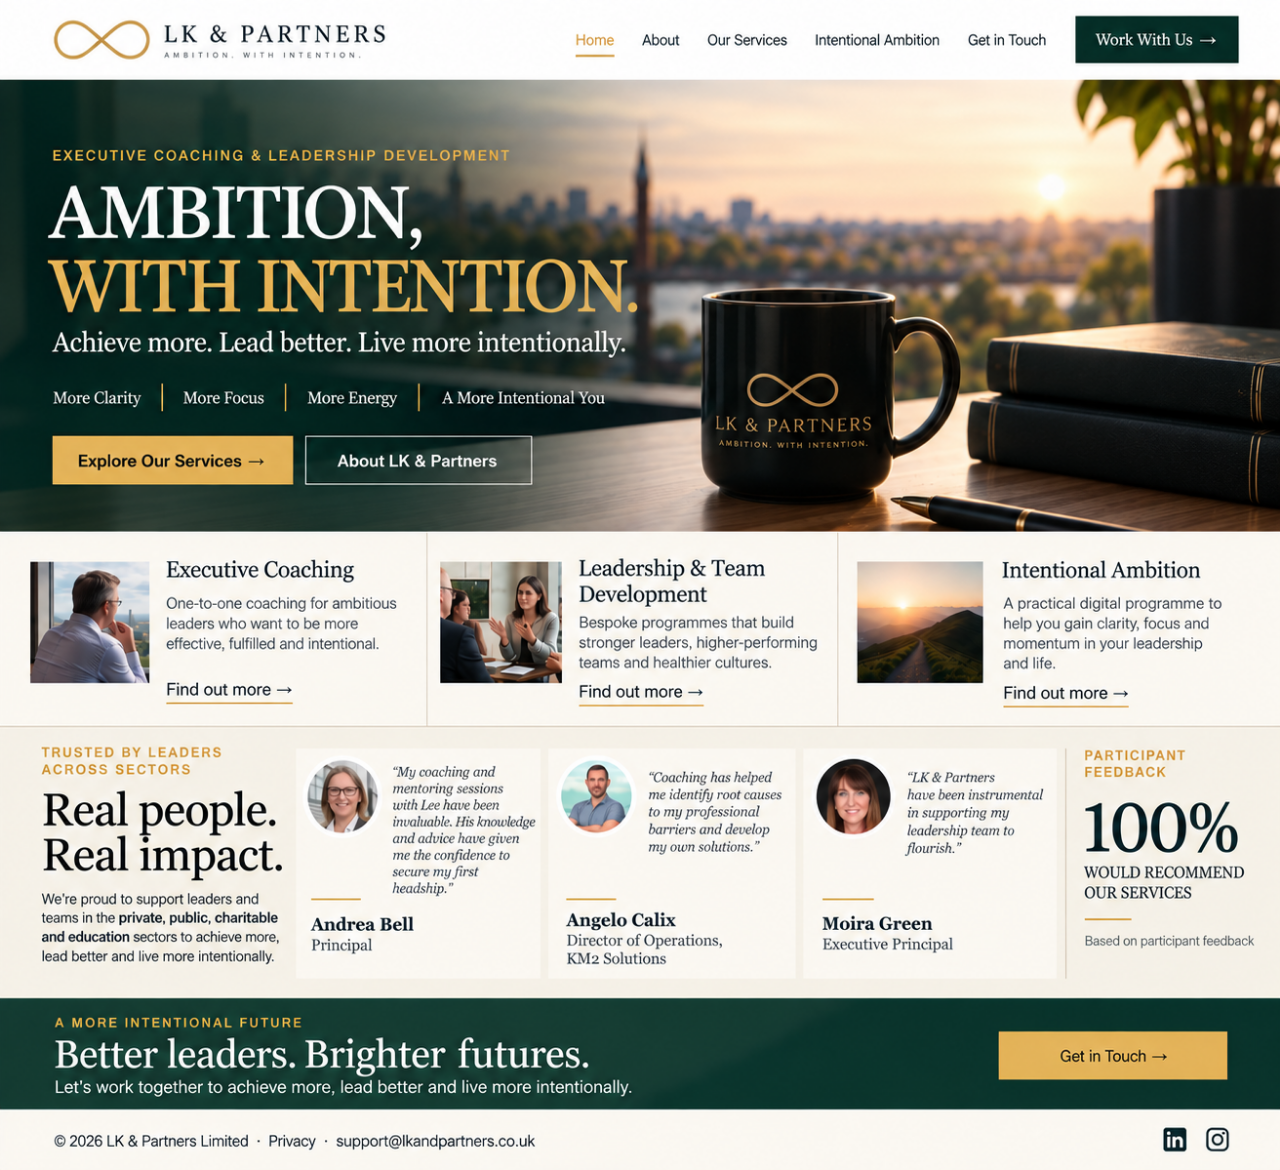
<file: index.html>
<!doctype html>
<html lang="en">
<head>
<meta charset="utf-8">
<meta name="viewport" content="width=device-width,initial-scale=1">
<title>LK & Partners | Executive Coaching & Leadership Development</title>
<meta name="description" content="Executive coaching, leadership and team development, and Intentional Ambition from LK & Partners.">
<style>
  html,body{margin:0;background:#f7f2e8;font-family:Arial,Helvetica,sans-serif}
  .homepage-reference{position:relative;width:100%;max-width:1600px;margin:0 auto;line-height:0;overflow:hidden;background:#f7f2e8}
  .homepage-reference>img{display:block;width:100%;height:auto}
  .hotspot{position:absolute;display:block;z-index:2;text-indent:-9999px;overflow:hidden;line-height:normal}
  .home{left:44.3%;top:1.4%;width:4.8%;height:4.2%}
  .about{left:49.6%;top:1.4%;width:5.2%;height:4.2%}
  .services{left:54.8%;top:1.4%;width:8.8%;height:4.2%}
  .ia{left:63.3%;top:1.4%;width:11.8%;height:4.2%}
  .contact{left:75.0%;top:1.4%;width:8.5%;height:4.2%}
  .work{left:83.5%;top:1.2%;width:13.0%;height:4.2%}
  .hero-services{left:4.0%;top:36.9%;width:19.0%;height:4.7%}
  .hero-about{left:23.7%;top:36.9%;width:18.0%;height:4.7%}
  .card-coaching{left:12.8%;top:57.4%;width:10.5%;height:3.2%}
  .card-team{left:45.1%;top:57.4%;width:10.5%;height:3.2%}
  .card-ia{left:78.1%;top:57.4%;width:10.5%;height:3.2%}
  .closing-contact{left:77.8%;top:87.5%;width:18.0%;height:4.2%}
  .privacy{left:20.6%;top:96.0%;width:5.4%;height:2.5%}
  .email{left:26.0%;top:96.0%;width:18.0%;height:2.5%}
  @media(max-width:700px){.homepage-reference{min-width:0}.hotspot{min-height:24px}}
</style>
</head>
<body>
<main class="homepage-reference" aria-label="LK & Partners homepage">
  <img src="assets/approved-homepage-reference.png" alt="LK & Partners — executive coaching, leadership and team development, and Intentional Ambition. Testimonials from Andrea Bell, Angelo Calix and Moira Green. 100% of participants would recommend our services.">
  <a class="hotspot home" href="index.html">Home</a>
  <a class="hotspot about" href="about.html">About</a>
  <a class="hotspot services" href="services.html">Our Services</a>
  <a class="hotspot ia" href="intentional-ambition.html">Intentional Ambition</a>
  <a class="hotspot contact" href="contact.html">Get in Touch</a>
  <a class="hotspot work" href="contact.html">Work With Us</a>
  <a class="hotspot hero-services" href="services.html">Explore Our Services</a>
  <a class="hotspot hero-about" href="about.html">About LK & Partners</a>
  <a class="hotspot card-coaching" href="services.html">Find out more about Executive Coaching</a>
  <a class="hotspot card-team" href="services.html">Find out more about Leadership and Team Development</a>
  <a class="hotspot card-ia" href="intentional-ambition.html">Find out more about Intentional Ambition</a>
  <a class="hotspot closing-contact" href="contact.html">Get in Touch</a>
  <a class="hotspot privacy" href="privacy.html">Privacy</a>
  <a class="hotspot email" href="mailto:support@lkandpartners.co.uk">support@lkandpartners.co.uk</a>
</main>
</body>
</html>
</file>
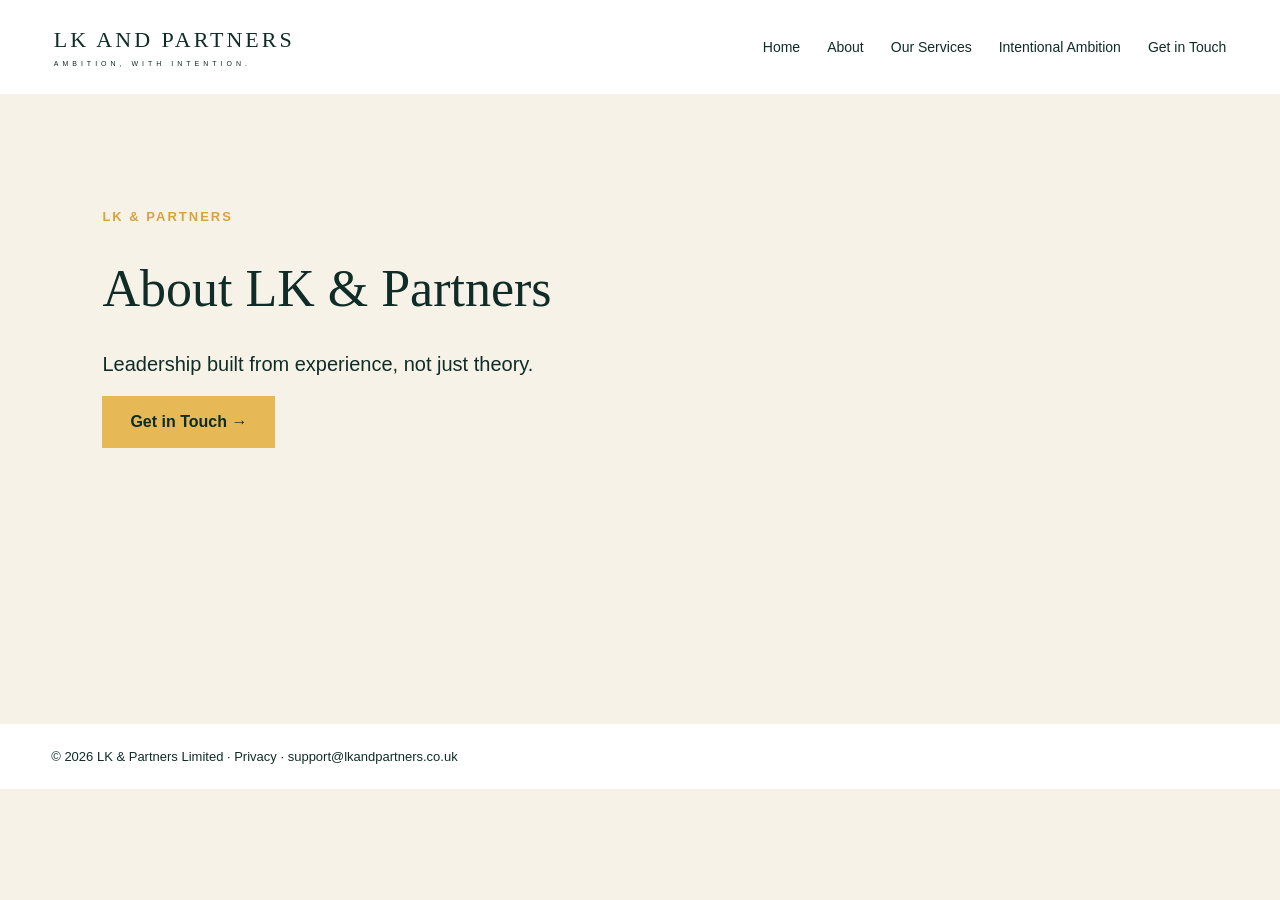
<file: about.html>
<!doctype html><html lang="en"><head><meta charset="utf-8"><meta name="viewport" content="width=device-width,initial-scale=1"><title>About LK & Partners | LK & Partners</title><link rel="stylesheet" href="styles.css?v=7"></head><body><header class="site-header"><a class="brand" href="index.html"><span class="brand-copy"><strong>LK AND PARTNERS</strong><small>AMBITION, WITH INTENTION.</small></span></a><nav><a href="index.html">Home</a><a href="about.html">About</a><a href="services.html">Our Services</a><a href="intentional-ambition.html">Intentional Ambition</a><a href="contact.html">Get in Touch</a></nav></header><main style="min-height:70vh;padding:8%"><p class="eyebrow">LK &amp; PARTNERS</p><h1 style="font:52px Georgia,serif">About LK & Partners</h1><p style="font-size:20px;max-width:700px">Leadership built from experience, not just theory.</p><p><a class="gold-btn" href="contact.html">Get in Touch →</a></p></main><footer>© 2026 LK &amp; Partners Limited · <a href="privacy.html">Privacy</a> · <a href="mailto:support@lkandpartners.co.uk">support@lkandpartners.co.uk</a></footer></body></html>
</file>
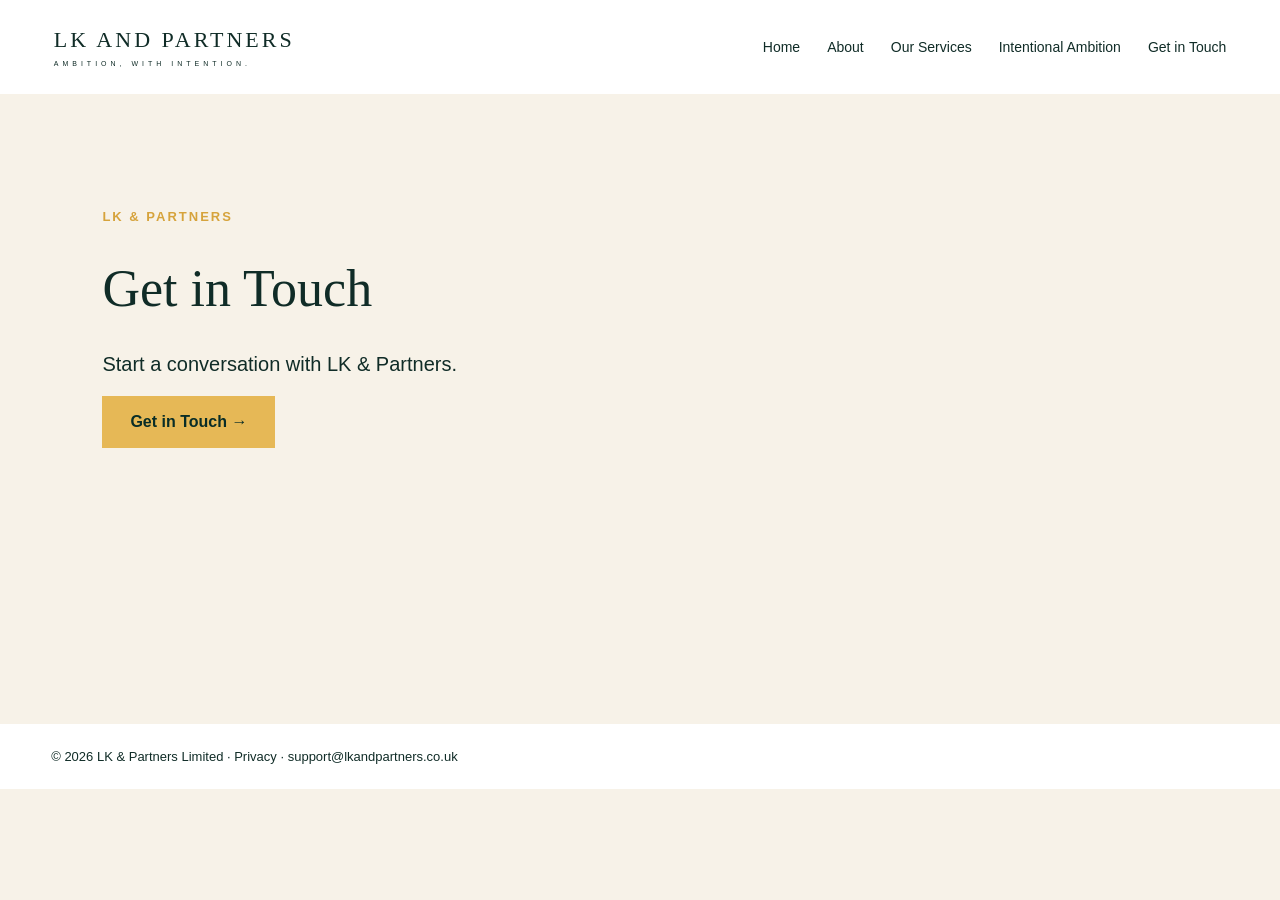
<file: contact.html>
<!doctype html><html lang="en"><head><meta charset="utf-8"><meta name="viewport" content="width=device-width,initial-scale=1"><title>Get in Touch | LK & Partners</title><link rel="stylesheet" href="styles.css?v=7"></head><body><header class="site-header"><a class="brand" href="index.html"><span class="brand-copy"><strong>LK AND PARTNERS</strong><small>AMBITION, WITH INTENTION.</small></span></a><nav><a href="index.html">Home</a><a href="about.html">About</a><a href="services.html">Our Services</a><a href="intentional-ambition.html">Intentional Ambition</a><a href="contact.html">Get in Touch</a></nav></header><main style="min-height:70vh;padding:8%"><p class="eyebrow">LK &amp; PARTNERS</p><h1 style="font:52px Georgia,serif">Get in Touch</h1><p style="font-size:20px;max-width:700px">Start a conversation with LK & Partners.</p><p><a class="gold-btn" href="contact.html">Get in Touch →</a></p></main><footer>© 2026 LK &amp; Partners Limited · <a href="privacy.html">Privacy</a> · <a href="mailto:support@lkandpartners.co.uk">support@lkandpartners.co.uk</a></footer></body></html>
</file>
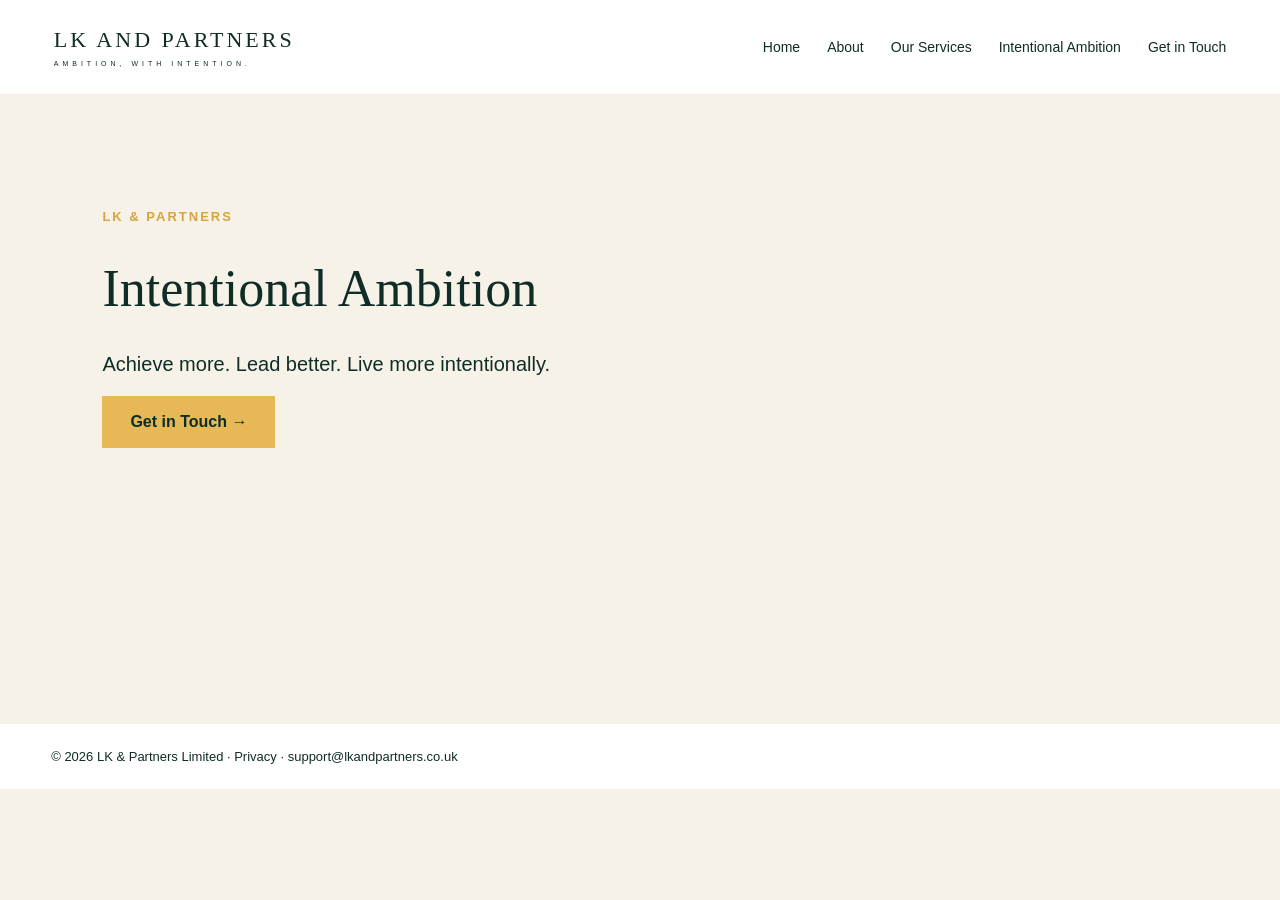
<file: intentional-ambition.html>
<!doctype html><html lang="en"><head><meta charset="utf-8"><meta name="viewport" content="width=device-width,initial-scale=1"><title>Intentional Ambition | LK & Partners</title><link rel="stylesheet" href="styles.css?v=7"></head><body><header class="site-header"><a class="brand" href="index.html"><span class="brand-copy"><strong>LK AND PARTNERS</strong><small>AMBITION, WITH INTENTION.</small></span></a><nav><a href="index.html">Home</a><a href="about.html">About</a><a href="services.html">Our Services</a><a href="intentional-ambition.html">Intentional Ambition</a><a href="contact.html">Get in Touch</a></nav></header><main style="min-height:70vh;padding:8%"><p class="eyebrow">LK &amp; PARTNERS</p><h1 style="font:52px Georgia,serif">Intentional Ambition</h1><p style="font-size:20px;max-width:700px">Achieve more. Lead better. Live more intentionally.</p><p><a class="gold-btn" href="contact.html">Get in Touch →</a></p></main><footer>© 2026 LK &amp; Partners Limited · <a href="privacy.html">Privacy</a> · <a href="mailto:support@lkandpartners.co.uk">support@lkandpartners.co.uk</a></footer></body></html>
</file>
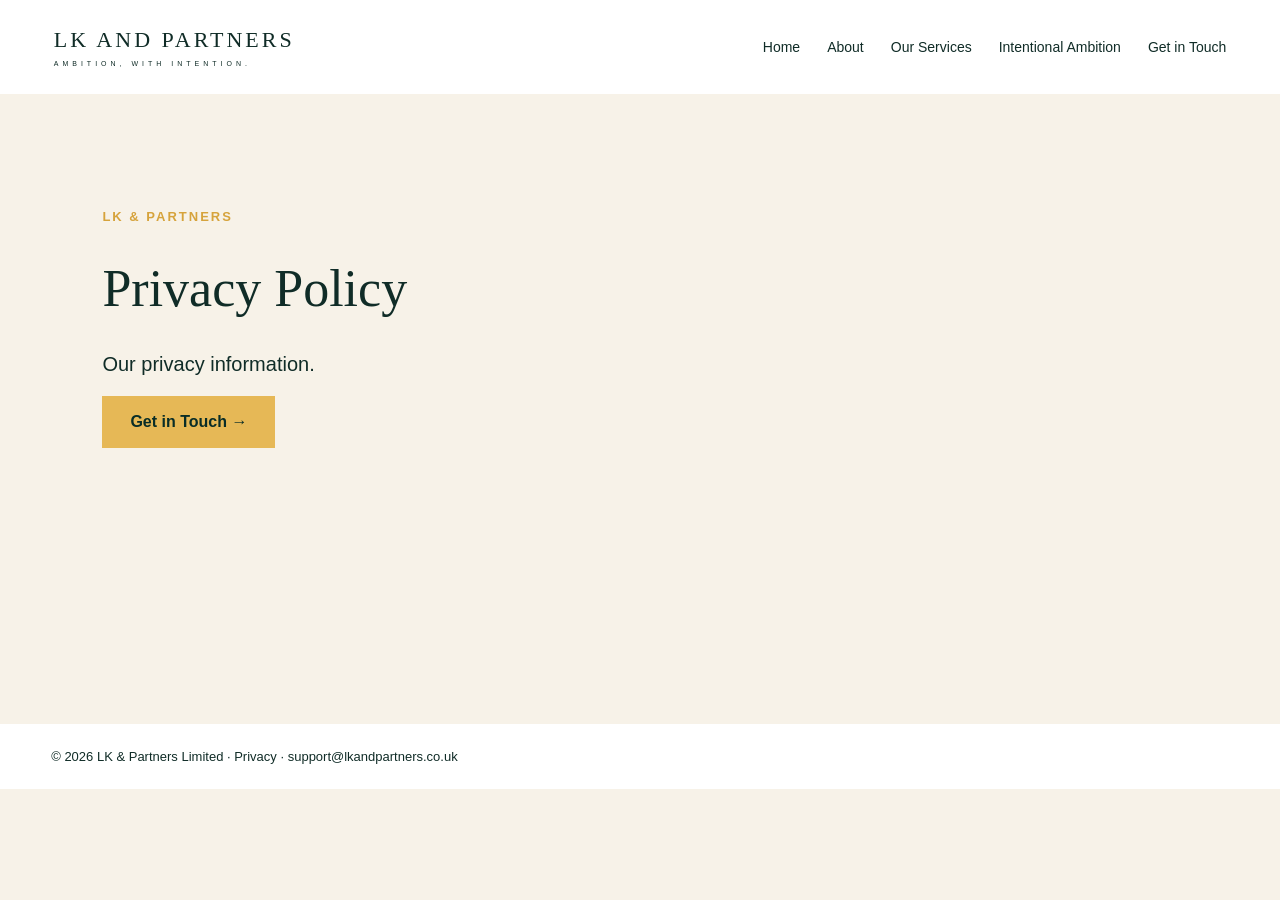
<file: privacy.html>
<!doctype html><html lang="en"><head><meta charset="utf-8"><meta name="viewport" content="width=device-width,initial-scale=1"><title>Privacy Policy | LK & Partners</title><link rel="stylesheet" href="styles.css?v=7"></head><body><header class="site-header"><a class="brand" href="index.html"><span class="brand-copy"><strong>LK AND PARTNERS</strong><small>AMBITION, WITH INTENTION.</small></span></a><nav><a href="index.html">Home</a><a href="about.html">About</a><a href="services.html">Our Services</a><a href="intentional-ambition.html">Intentional Ambition</a><a href="contact.html">Get in Touch</a></nav></header><main style="min-height:70vh;padding:8%"><p class="eyebrow">LK &amp; PARTNERS</p><h1 style="font:52px Georgia,serif">Privacy Policy</h1><p style="font-size:20px;max-width:700px">Our privacy information.</p><p><a class="gold-btn" href="contact.html">Get in Touch →</a></p></main><footer>© 2026 LK &amp; Partners Limited · <a href="privacy.html">Privacy</a> · <a href="mailto:support@lkandpartners.co.uk">support@lkandpartners.co.uk</a></footer></body></html>
</file>
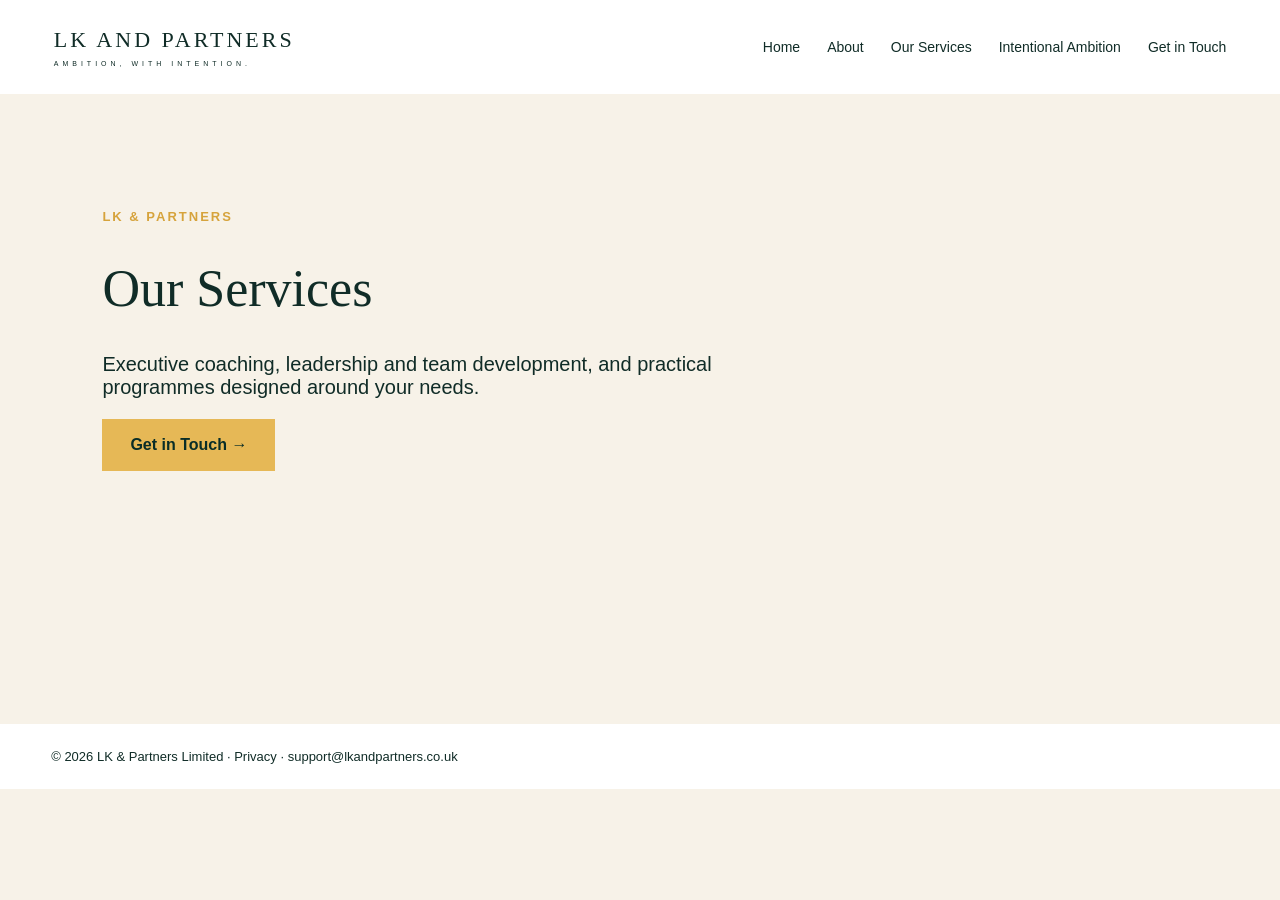
<file: services.html>
<!doctype html><html lang="en"><head><meta charset="utf-8"><meta name="viewport" content="width=device-width,initial-scale=1"><title>Our Services | LK & Partners</title><link rel="stylesheet" href="styles.css?v=7"></head><body><header class="site-header"><a class="brand" href="index.html"><span class="brand-copy"><strong>LK AND PARTNERS</strong><small>AMBITION, WITH INTENTION.</small></span></a><nav><a href="index.html">Home</a><a href="about.html">About</a><a href="services.html">Our Services</a><a href="intentional-ambition.html">Intentional Ambition</a><a href="contact.html">Get in Touch</a></nav></header><main style="min-height:70vh;padding:8%"><p class="eyebrow">LK &amp; PARTNERS</p><h1 style="font:52px Georgia,serif">Our Services</h1><p style="font-size:20px;max-width:700px">Executive coaching, leadership and team development, and practical programmes designed around your needs.</p><p><a class="gold-btn" href="contact.html">Get in Touch →</a></p></main><footer>© 2026 LK &amp; Partners Limited · <a href="privacy.html">Privacy</a> · <a href="mailto:support@lkandpartners.co.uk">support@lkandpartners.co.uk</a></footer></body></html>
</file>
<file: styles.css>
:root{--green:#073b32;--gold:#d6a33c;--cream:#f7f2e8;--ink:#102c27;--white:#fff}
*{box-sizing:border-box}html,body{margin:0;color:var(--ink);background:var(--cream);font-family:Arial,Helvetica,sans-serif}a{color:inherit;text-decoration:none}
.site-header{height:94px;background:#fff;display:flex;align-items:center;justify-content:space-between;padding:0 4.2%;gap:25px}
.brand{display:flex;align-items:center;min-width:340px}.brand-mark{width:105px;height:56px;color:var(--gold);margin-right:13px}.brand-copy{display:flex;flex-direction:column}.brand-copy strong{font-family:Georgia,serif;letter-spacing:3px;font-size:22px;font-weight:500;white-space:nowrap}.brand-copy small{font-size:7px;letter-spacing:4px;margin-top:7px}
nav{display:flex;align-items:center;gap:27px;font-size:14px;white-space:nowrap}nav .active{color:#b37c16;border-bottom:2px solid var(--gold);padding:29px 0}.nav-cta{background:var(--green);color:white;padding:17px 24px}
.hero{min-height:450px;display:grid;grid-template-columns:50% 50%;background:var(--green);overflow:hidden}.hero-copy{padding:64px 7% 48px;color:#fff;z-index:2}.eyebrow{color:var(--gold);font-weight:700;letter-spacing:2px;font-size:13px}.hero h1{font:56px/0.94 Georgia,serif;margin:18px 0}.hero h1 span{display:block;color:#e4b85e}.hero h2{font:26px/1.3 Georgia,serif;margin:0 0 32px}.pillars{display:flex;align-items:center;gap:17px;font:16px Georgia,serif;flex-wrap:wrap}.pillars i{height:28px;width:1px;background:var(--gold)}.actions{display:flex;gap:18px;margin-top:34px}.gold-btn,.outline-btn{display:inline-block;padding:17px 28px;font-weight:700}.gold-btn{background:#e6b856;color:#092d27}.outline-btn{border:1px solid white;color:white}
.hero-image{background-image:url("assets/approved-homepage-reference.png");background-size:200% auto;background-position:100% 14%;background-repeat:no-repeat;min-height:450px}
.services{display:grid;grid-template-columns:repeat(3,1fr);background:#fbf8f1}.services article{padding:28px 3.5%;display:grid;grid-template-columns:118px 1fr;gap:20px;border-right:1px solid #d9d0c0}.services img{width:118px;height:118px;object-fit:cover}.services h3{font:25px Georgia,serif;margin:0 0 10px}.services p{font-size:14px;line-height:1.45;margin:0 0 12px}.services a{font-size:17px;border-bottom:1px solid var(--gold);padding-bottom:4px}
.proof{display:grid;grid-template-columns:240px 1fr 185px;gap:20px;padding:28px 4%;background:#f3ede1}.proof-intro h2{font:43px/.98 Georgia,serif;margin:12px 0 20px}.proof-intro>p:last-child{font-size:13px;line-height:1.35}.testimonials{display:grid;grid-template-columns:repeat(3,1fr);gap:12px}.testimonials article{background:#faf7ef;padding:18px;min-height:230px;display:flex;flex-direction:column}.quote-row{display:grid;grid-template-columns:68px 1fr;gap:12px}.quote-row img{width:68px;height:68px;border-radius:50%;object-fit:cover;background:#eee}.quote-row blockquote{margin:0;font:italic 14px/1.25 Georgia,serif}.person{margin-top:auto;padding-top:17px;border-top:2px solid var(--gold);display:flex;flex-direction:column;min-height:66px}.person strong{font:700 17px Georgia,serif}.person span{font:14px Georgia,serif;margin-top:3px}.recommend{border-left:1px solid #d4c9b8;padding-left:20px;display:flex;flex-direction:column}.recommend>strong{font:60px Georgia,serif;margin:7px 0}.recommend>span{font:17px Georgia,serif}.recommend small{margin-top:auto;color:#59635f}
.closing{background:var(--green);color:white;padding:22px 4%;display:flex;align-items:center;justify-content:space-between}.closing h2{font:38px Georgia,serif;margin:3px 0}.closing p{margin:3px 0}.closing .gold-btn{min-width:230px;text-align:center}
footer{background:white;padding:25px 4%;font-size:13px}
@media(max-width:900px){.site-header{height:auto;padding:18px 5%;flex-wrap:wrap}.brand{min-width:0}.brand-mark{width:75px}.brand-copy strong{font-size:17px}nav{display:none}.hero{grid-template-columns:1fr}.hero-copy{padding:45px 6%}.hero h1{font-size:44px}.hero-image{min-height:330px;background-size:200% auto}.services{grid-template-columns:1fr}.services article{border-right:0;border-bottom:1px solid #d9d0c0}.proof{grid-template-columns:1fr}.testimonials{grid-template-columns:1fr}.recommend{border-left:0;border-top:1px solid #d4c9b8;padding:18px 0}.closing{align-items:flex-start;gap:20px;flex-direction:column}}
</file>
